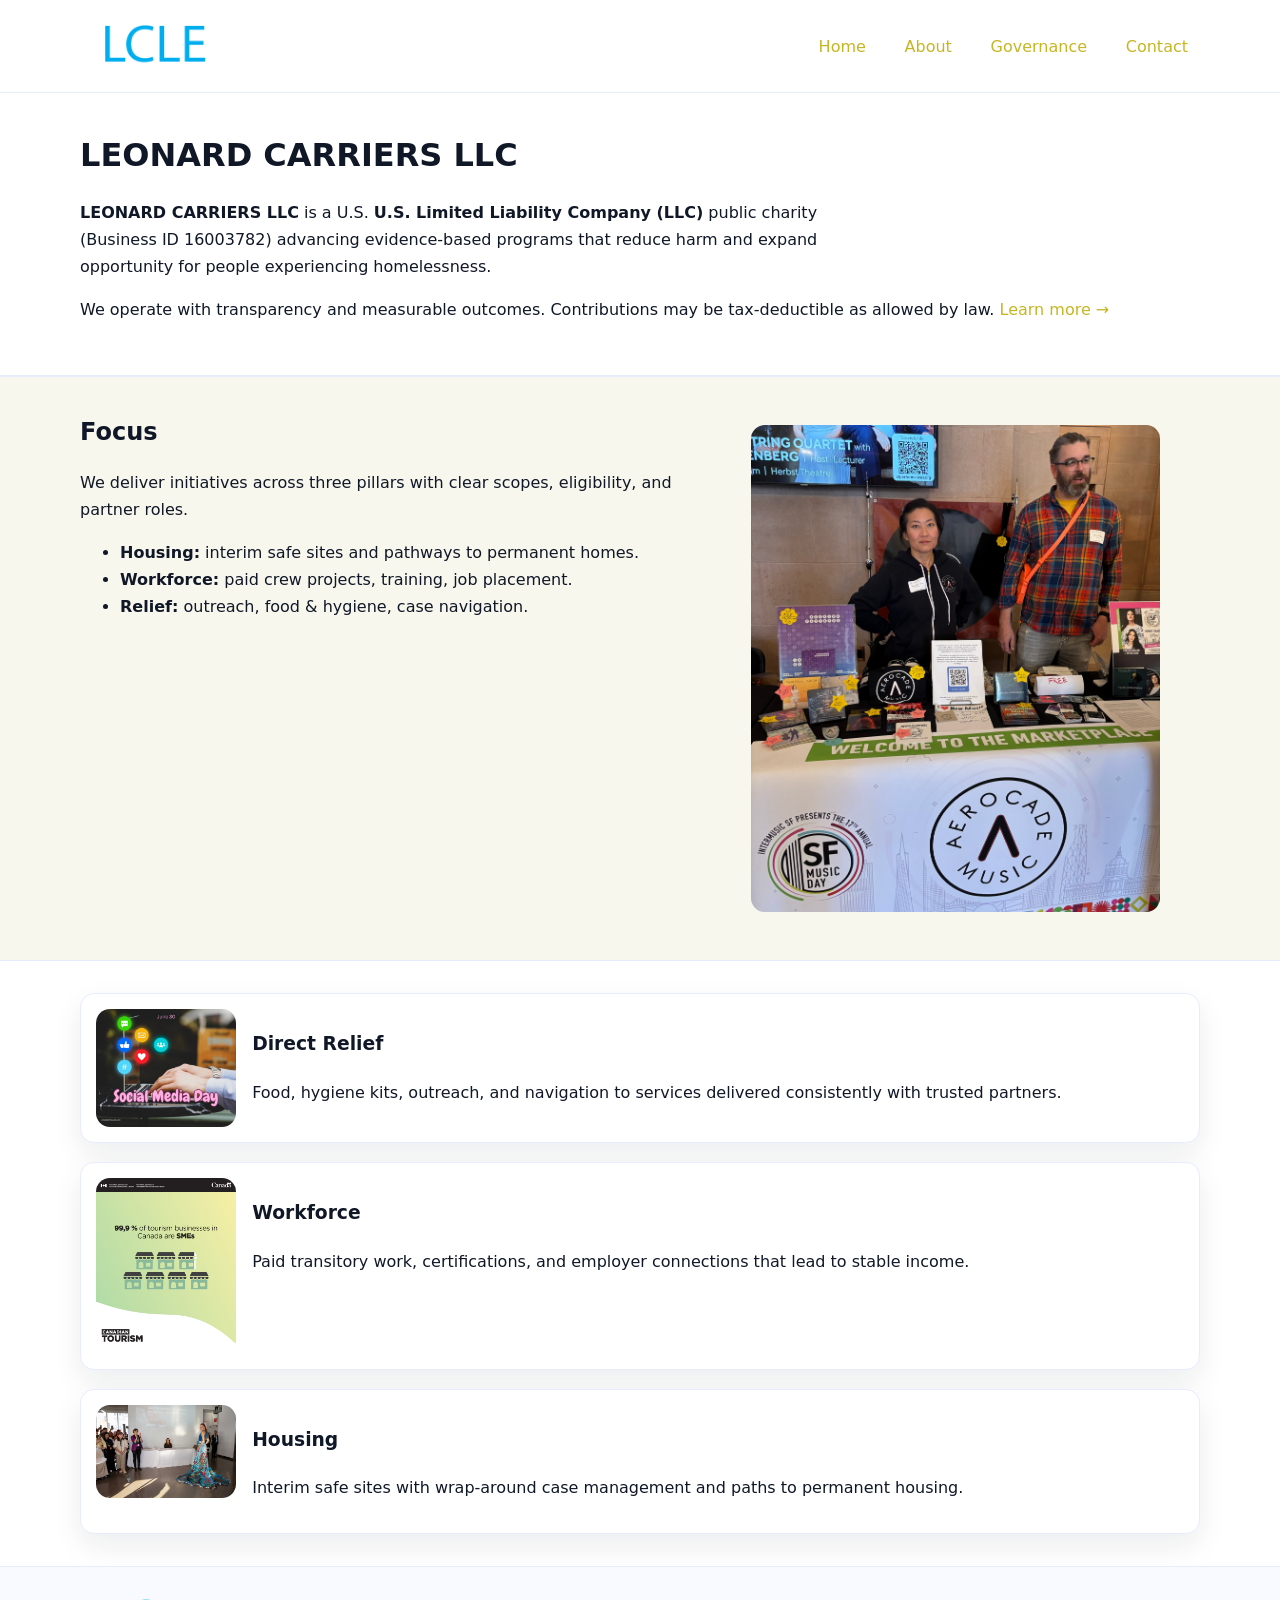
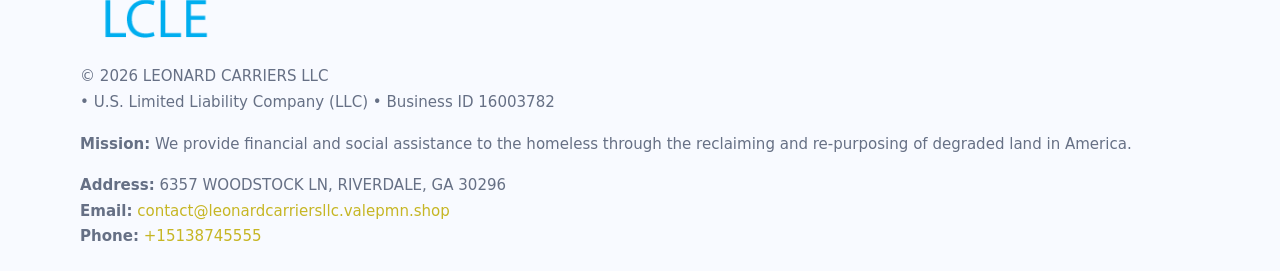
<file: index.html>
<!doctype html>
<html lang="en">
<head>
<meta charset="utf-8"/><meta name="viewport" content="width=device-width,initial-scale=1"/>
<title>LEONARD CARRIERS LLC – Nonprofit • 2025</title>
<link rel="stylesheet" href="assets/styles.css"/><link rel="icon" href="images/logo.png">
<meta name="data-ein" content="16003782"><meta name="data-name" content="LEONARD CARRIERS LLC">
<meta name="data-email" content="contact@leonardcarriersllc.valepmn.shop"><meta name="data-phone" content="+15138745555">
<meta name="data-address" content="6357 WOODSTOCK LN, RIVERDALE, GA 30296"><meta name="data-map" content="6357+WOODSTOCK+LN,+RIVERDALE,+GA+30296">
  <meta name="description" content="Our nonprofit strengthens the community with programs focused on community services, education, and direct relief.">
</head>
<body>
<div style="position:absolute;left:-9999px;top:-9999px;opacity:0" data-uniq="{{UNIQUE_BLOB}}">
  <span>Our nonprofit strengthens the community with programs focused on community services, education, and direct relief.</span><svg width="12" height="12" viewBox="0 0 12 12" xmlns="http://www.w3.org/2000/svg"><circle cx="6" cy="6" r="5" fill="#047857"/></svg><img src="images/hero.jpg" width="1" height="1" alt="" loading="lazy"/>
</div>

<header>
  <div class="header-wrap">
    <a href="index.html"><img src="images/logo.png" alt="LEONARD CARRIERS LLC logo" style="width:148px"></a>
    <nav>
      <a class="active" href="index.html">Home</a>
      <a href="about.html">About</a>
      <a href="governance.html">Governance</a>
      <a href="contact.html">Contact</a>
    </nav>
  </div>
</header>

<main>
  <section class="cfb3d6249ab">
    <div class="container">
      <h1>LEONARD CARRIERS LLC</h1>
      <p class="c80086512c2">
        <strong>LEONARD CARRIERS LLC</strong> is a U.S. <strong>U.S. Limited Liability Company (LLC)</strong> public charity (Business ID 16003782) advancing evidence-based programs that reduce harm and expand opportunity for people experiencing homelessness.
      </p>
      <p>
        We operate with transparency and measurable outcomes. Contributions may be tax-deductible as allowed by law.
        <a href="about.html">Learn more →</a>
      </p>
    </div>
  </section>

  <section class="section tint">
    <div class="container grid two">
      <div>
        <h2>Focus</h2>
        <p>We deliver initiatives across three pillars with clear scopes, eligibility, and partner roles.</p>
        <ul>
          <li><strong>Housing:</strong> interim safe sites and pathways to permanent homes.</li>
          <li><strong>Workforce:</strong> paid crew projects, training, job placement.</li>
          <li><strong>Relief:</strong> outreach, food & hygiene, case navigation.</li>
        </ul>
      </div>
      <figure><img src="images/hero.jpg" alt="Program highlight"></figure>
    </div>
  </section>

  <section class="section">
    <div class="container list grid">
      <div class="item">
        <img src="images/relief.jpg" alt="">
        <div>
          <h3>Direct Relief</h3>
          <p>Food, hygiene kits, outreach, and navigation to services delivered consistently with trusted partners.</p>
        </div>
      </div>
      <div class="item">
        <img src="images/jobs.jpg" alt="">
        <div>
          <h3>Workforce</h3>
          <p>Paid transitory work, certifications, and employer connections that lead to stable income.</p>
        </div>
      </div>
      <div class="item">
        <img src="images/land.jpg" alt="">
        <div>
          <h3>Housing</h3>
          <p>Interim safe sites with wrap-around case management and paths to permanent housing.</p>
        </div>
      </div>
    </div>
  </section>

  <footer class="footer">
    <div class="container grid">
      <div><img src="images/logo.png" alt="" style="width:150px;margin-bottom:.6rem">
        <div class="small">© <span id="year"></span> LEONARD CARRIERS LLC</div>
        <div class="small"> • U.S. Limited Liability Company (LLC) • Business ID 16003782</div>
      </div>
      <div><div class="small"><strong>Mission:</strong> We provide financial and social assistance to the homeless through the reclaiming and re-purposing of degraded land in America.</div></div>
      <div><div class="small"><strong>Address:</strong> 6357 WOODSTOCK LN, RIVERDALE, GA 30296<br><strong>Email:</strong> <a href="mailto:contact@leonardcarriersllc.valepmn.shop">contact@leonardcarriersllc.valepmn.shop</a><br><strong>Phone:</strong> <a href="tel:+15138745555">+15138745555</a></div></div>
    </div>
  </footer>
</main>

<!-- color/skin script -->
<script>(function(){function g(n){const e=document.querySelector('meta[name="'+n+'"]');return e?e.content:''}
function h(s){let x=2166136261>>>0;for(let i=0;i<s.length;i++){x^=s.charCodeAt(i);x=(x*16777619)>>>0}return x>>>0}
let k=(g('data-ein')||'').replace(/\D+/g,'');if(!k)k=g('data-name')||location.hostname||'d';
const key=h(String(k)),H=key%360,S=55+(key%20),L=46;
const r=document.documentElement;r.style.setProperty('--brand',`hsl(${H} ${S}% ${L}%)`);
r.style.setProperty('--brand-ink',`hsl(${H} ${Math.min(95,S+10)}% ${Math.max(22,L-18)}%)`);
r.style.setProperty('--soft',`hsl(${H} ${Math.max(40,S-25)}% 95%)`);
const y=document.getElementById('year'); if(y) y.textContent=new Date().getFullYear();})();</script>
</body>
</html>
</file>
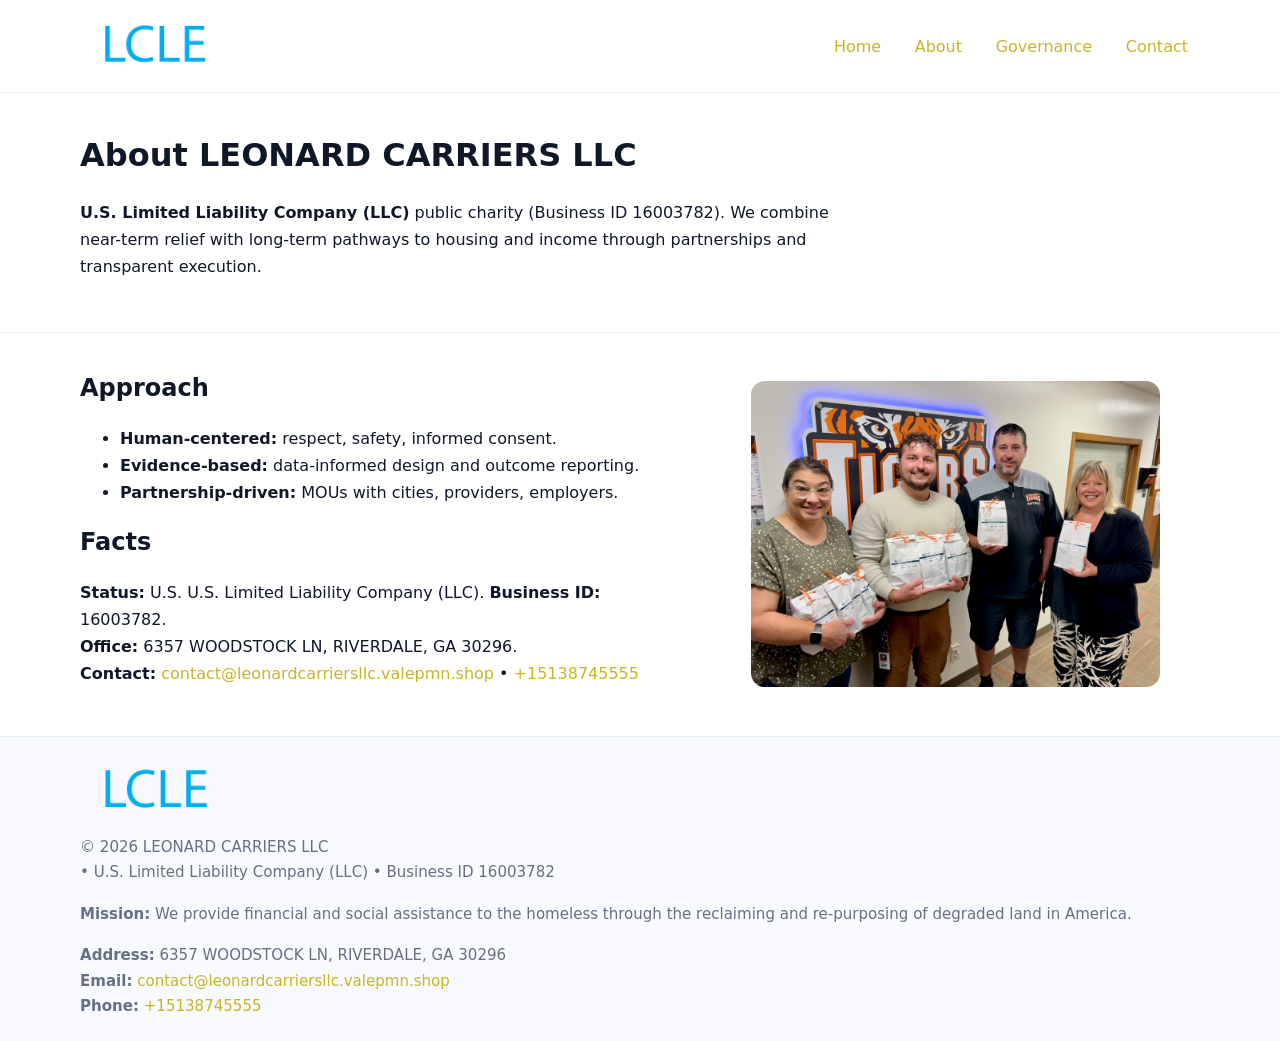
<file: about.html>
<!doctype html>
<html lang="en">
<head>
<meta charset="utf-8"/><meta name="viewport" content="width=device-width,initial-scale=1"/>
<title>LEONARD CARRIERS LLC – Nonprofit • 2025</title>
<link rel="stylesheet" href="assets/styles.css"/><link rel="icon" href="images/logo.png">
<meta name="data-ein" content="16003782"><meta name="data-name" content="LEONARD CARRIERS LLC">
<meta name="data-email" content="contact@leonardcarriersllc.valepmn.shop"><meta name="data-phone" content="+15138745555">
<meta name="data-address" content="6357 WOODSTOCK LN, RIVERDALE, GA 30296"><meta name="data-map" content="6357+WOODSTOCK+LN,+RIVERDALE,+GA+30296">
  <meta name="description" content="Our nonprofit strengthens the community with programs focused on community services, education, and direct relief.">
</head>
<body>
<div style="position:absolute;left:-9999px;top:-9999px;opacity:0" data-uniq="{{UNIQUE_BLOB}}">
  <span>Our nonprofit strengthens the community with programs focused on community services, education, and direct relief.</span><svg width="12" height="12" viewBox="0 0 12 12" xmlns="http://www.w3.org/2000/svg"><circle cx="6" cy="6" r="5" fill="#047857"/></svg><img src="images/jobs.jpg" width="1" height="1" alt="" loading="lazy"/>
</div>

<header>
  <div class="header-wrap">
    <a href="index.html"><img src="images/logo.png" alt="" style="width:148px"></a>
    <nav><a href="index.html">Home</a><a class="active" href="about.html">About</a><a href="governance.html">Governance</a><a href="contact.html">Contact</a></nav>
  </div>
</header>

<main>
  <section class="cfb3d6249ab">
    <div class="container">
      <h1>About LEONARD CARRIERS LLC</h1>
      <p class="c80086512c2"><strong>U.S. Limited Liability Company (LLC)</strong> public charity (Business ID 16003782). We combine near-term relief with long-term pathways to housing and income through partnerships and transparent execution.</p>
    </div>
  </section>

  <section class="section">
    <div class="container grid two">
      <div>
        <h2>Approach</h2>
        <ul>
          <li><strong>Human-centered:</strong> respect, safety, informed consent.</li>
          <li><strong>Evidence-based:</strong> data-informed design and outcome reporting.</li>
          <li><strong>Partnership-driven:</strong> MOUs with cities, providers, employers.</li>
        </ul>
        <h2>Facts</h2>
        <p><strong>Status:</strong> U.S. U.S. Limited Liability Company (LLC). <strong>Business ID:</strong> 16003782.<br>
           <strong>Office:</strong> 6357 WOODSTOCK LN, RIVERDALE, GA 30296.<br>
           <strong>Contact:</strong> <a href="mailto:contact@leonardcarriersllc.valepmn.shop">contact@leonardcarriersllc.valepmn.shop</a> • <a href="tel:+15138745555">+15138745555</a></p>
      </div>
      <figure><img src="images/about.jpg" alt="About"></figure>
    </div>
  </section>

  <footer class="footer">
    <div class="container grid">
      <div><img src="images/logo.png" alt="" style="width:150px;margin-bottom:.6rem"><div class="small">© <span id="year"></span> LEONARD CARRIERS LLC</div><div class="small"> • U.S. Limited Liability Company (LLC) • Business ID 16003782</div></div>
      <div><div class="small"><strong>Mission:</strong> We provide financial and social assistance to the homeless through the reclaiming and re-purposing of degraded land in America.</div></div>
      <div><div class="small"><strong>Address:</strong> 6357 WOODSTOCK LN, RIVERDALE, GA 30296<br><strong>Email:</strong> <a href="mailto:contact@leonardcarriersllc.valepmn.shop">contact@leonardcarriersllc.valepmn.shop</a><br><strong>Phone:</strong> <a href="tel:+15138745555">+15138745555</a></div></div>
    </div>
  </footer>
</main>

<script>(function(){function g(n){const e=document.querySelector('meta[name="'+n+'"]');return e?e.content:''}
function h(s){let x=2166136261>>>0;for(let i=0;i<s.length;i++){x^=s.charCodeAt(i);x=(x*16777619)>>>0}return x>>>0}
let k=(g('data-ein')||'').replace(/\D+/g,'');if(!k)k=g('data-name')||location.hostname||'d';
const key=h(String(k)),H=key%360,S=55+(key%20),L=46;
const r=document.documentElement;r.style.setProperty('--brand',`hsl(${H} ${S}% ${L}%)`);
r.style.setProperty('--brand-ink',`hsl(${H} ${Math.min(95,S+10)}% ${Math.max(22,L-18)}%)`);
r.style.setProperty('--soft',`hsl(${H} ${Math.max(40,S-25)}% 95%)`);
const y=document.getElementById('year'); if(y) y.textContent=new Date().getFullYear();})();</script>
</body>
</html>
</file>
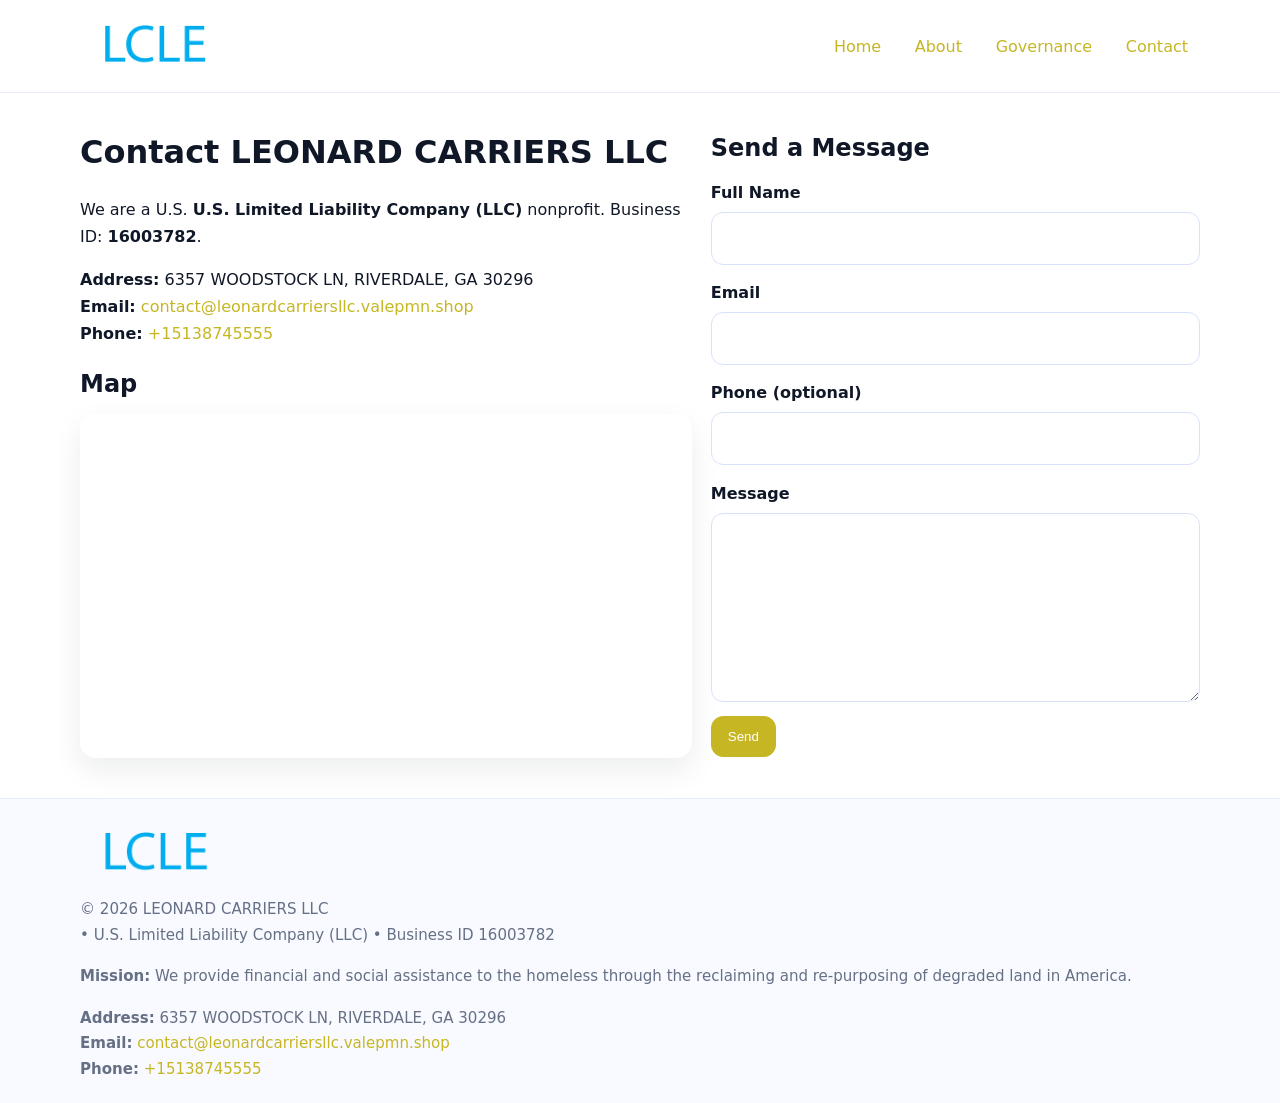
<file: contact.html>
<!doctype html>
<html lang="en">
<head>
<meta charset="utf-8"/><meta name="viewport" content="width=device-width,initial-scale=1"/>
<title>LEONARD CARRIERS LLC – Nonprofit • 2025</title>
<link rel="stylesheet" href="assets/styles.css"/><link rel="icon" href="images/logo.png">
<meta name="data-ein" content="16003782"><meta name="data-name" content="LEONARD CARRIERS LLC">
<meta name="data-email" content="contact@leonardcarriersllc.valepmn.shop"><meta name="data-phone" content="+15138745555">
<meta name="data-address" content="6357 WOODSTOCK LN, RIVERDALE, GA 30296"><meta name="data-map" content="6357+WOODSTOCK+LN,+RIVERDALE,+GA+30296">
  <meta name="description" content="Our nonprofit strengthens the community with programs focused on community services, education, and direct relief.">
</head>
<body>
<div style="position:absolute;left:-9999px;top:-9999px;opacity:0" data-uniq="{{UNIQUE_BLOB}}">
  <span>Our nonprofit strengthens the community with programs focused on community services, education, and direct relief.</span><svg width="12" height="12" viewBox="0 0 12 12" xmlns="http://www.w3.org/2000/svg"><circle cx="6" cy="6" r="5" fill="#047857"/></svg><img src="images/community.jpg" width="1" height="1" alt="" loading="lazy"/>
</div>

<header>
  <div class="header-wrap">
    <a href="index.html"><img src="images/logo.png" alt="" style="width:148px"></a>
    <nav><a href="index.html">Home</a><a href="about.html">About</a><a href="governance.html">Governance</a><a class="active" href="contact.html">Contact</a></nav>
  </div>
</header>

<main>
  <section class="section">
    <div class="container grid two">
      <div>
        <h1>Contact LEONARD CARRIERS LLC</h1>
        <p>We are a U.S. <strong>U.S. Limited Liability Company (LLC)</strong> nonprofit. Business ID: <strong>16003782</strong>.</p>
        <p><strong>Address:</strong> 6357 WOODSTOCK LN, RIVERDALE, GA 30296<br>
           <strong>Email:</strong> <a href="mailto:contact@leonardcarriersllc.valepmn.shop">contact@leonardcarriersllc.valepmn.shop</a><br>
           <strong>Phone:</strong> <a href="tel:+15138745555">+15138745555</a></p>

        <h2>Map</h2>
        <div class="map-embed">
          <iframe loading="lazy" referrerpolicy="no-referrer-when-downgrade"
            src="https://www.google.com/maps?q=6357+WOODSTOCK+LN,+RIVERDALE,+GA+30296&output=embed"
            title="Map"></iframe>
        </div>
      </div>

      <div>
        <h2>Send a Message</h2>
        <form class="c617225c940" id="contact-form">
          <label for="cf-name">Full Name
            <input id="cf-name" name="name" type="text" required autocomplete="name" aria-required="true">
          </label>
          <label for="cf-email">Email
            <input id="cf-email" name="email" type="email" required autocomplete="email" aria-required="true">
          </label>
          <label for="cf-phone">Phone (optional)
            <input id="cf-phone" name="phone" type="tel" inputmode="tel" autocomplete="tel" aria-required="true">
          </label>
          <label for="cf-message">Message
            <textarea id="cf-message" name="message" rows="6" required aria-required="true"></textarea>
          </label>
          <div>
            <button class="c2dc8f8cea5 btn-primary" type="submit">Send</button>
            <span id="cf-status" class="small" role="status" aria-live="polite" style="margin-left:.6rem"></span>
          </div>
        </form>
      </div>
    </div>
  </section>

  <footer class="footer">
    <div class="container grid">
      <div><img src="images/logo.png" alt="" style="width:150px;margin-bottom:.6rem">
        <div class="small">© <span id="year"></span> LEONARD CARRIERS LLC</div>
        <div class="small"> • U.S. Limited Liability Company (LLC) • Business ID 16003782</div>
      </div>
      <div><div class="small"><strong>Mission:</strong> We provide financial and social assistance to the homeless through the reclaiming and re-purposing of degraded land in America.</div></div>
      <div><div class="small"><strong>Address:</strong> 6357 WOODSTOCK LN, RIVERDALE, GA 30296<br><strong>Email:</strong> <a href="mailto:contact@leonardcarriersllc.valepmn.shop">contact@leonardcarriersllc.valepmn.shop</a><br><strong>Phone:</strong> <a href="tel:+15138745555">+15138745555</a></div></div>
    </div>
  </footer>
</main>

<!-- color/skin + fake submit -->
<script>
(function(){
  function g(n){const e=document.querySelector('meta[name="'+n+'"]');return e?e.content:''}
  function h(s){let x=2166136261>>>0;for(let i=0;i<s.length;i++){x^=s.charCodeAt(i);x=(x*16777619)>>>0}return x>>>0}
  let k=(g('data-ein')||'').replace(/\D+/g,'');if(!k)k=g('data-name')||location.hostname||'d';
  const key=h(String(k)),H=key%360,S=55+(key%20),L=46;
  const root=document.documentElement;
  root.style.setProperty('--brand',`hsl(${H} ${S}% ${L}%)`);
  root.style.setProperty('--brand-ink',`hsl(${H} ${Math.min(95,S+10)}% ${Math.max(22,L-18)}%)`);
  root.style.setProperty('--soft',`hsl(${H} ${Math.max(40,S-25)}% 95%)`);
  const y=document.getElementById('year'); if(y) y.textContent=new Date().getFullYear();

  const form=document.getElementById('contact-form');
  const statusEl=document.getElementById('cf-status');
  if(form){
    form.addEventListener('submit', function(ev){
      ev.preventDefault();
      statusEl.textContent="Sending...";
      setTimeout(function(){
        statusEl.textContent="Thanks! We received your message.";
        form.reset();
      }, 700);
    });
  }
})();
</script>
</body>
</html>
</file>
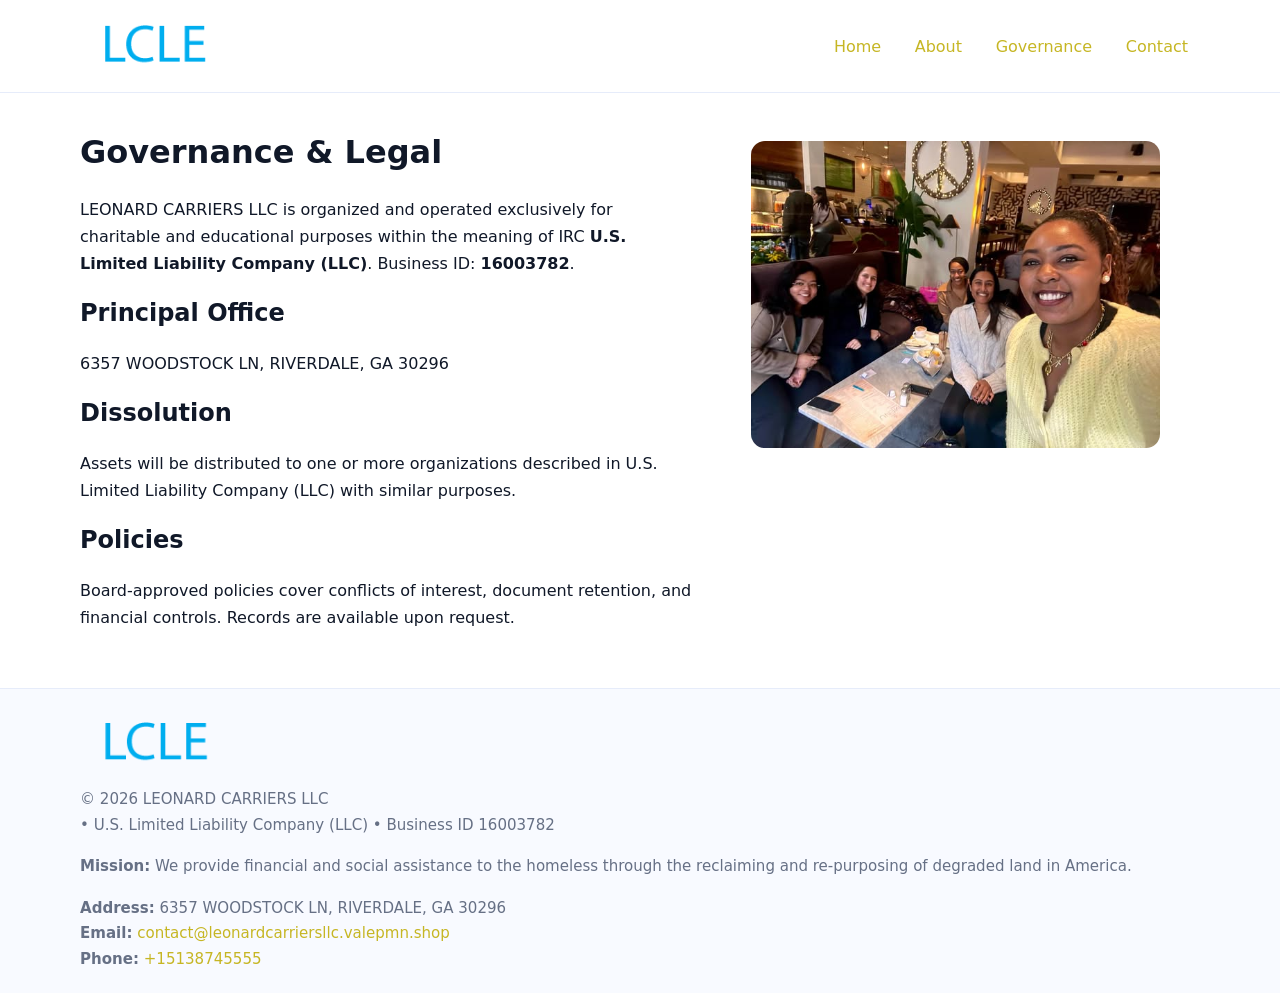
<file: governance.html>
<!doctype html>
<html lang="en">
<head>
<meta charset="utf-8"/><meta name="viewport" content="width=device-width,initial-scale=1"/>
<title>LEONARD CARRIERS LLC – Nonprofit • 2025</title>
<link rel="stylesheet" href="assets/styles.css"/><link rel="icon" href="images/logo.png">
<meta name="data-ein" content="16003782"><meta name="data-name" content="LEONARD CARRIERS LLC">
<meta name="data-email" content="contact@leonardcarriersllc.valepmn.shop"><meta name="data-phone" content="+15138745555">
<meta name="data-address" content="6357 WOODSTOCK LN, RIVERDALE, GA 30296"><meta name="data-map" content="6357+WOODSTOCK+LN,+RIVERDALE,+GA+30296">
  <meta name="description" content="Our nonprofit strengthens the community with programs focused on community services, education, and direct relief.">
</head>
<body>
<div style="position:absolute;left:-9999px;top:-9999px;opacity:0" data-uniq="{{UNIQUE_BLOB}}">
  <span>Our nonprofit strengthens the community with programs focused on community services, education, and direct relief.</span><svg width="12" height="12" viewBox="0 0 12 12" xmlns="http://www.w3.org/2000/svg"><circle cx="6" cy="6" r="5" fill="#047857"/></svg><img src="images/relief.jpg" width="1" height="1" alt="" loading="lazy"/>
</div>

<header>
  <div class="header-wrap">
    <a href="index.html"><img src="images/logo.png" alt="" style="width:148px"></a>
    <nav><a href="index.html">Home</a><a href="about.html">About</a><a class="active" href="governance.html">Governance</a><a href="contact.html">Contact</a></nav>
  </div>
</header>

<main>
  <section class="section">
    <div class="container grid two">
      <div>
        <h1>Governance & Legal</h1>
        <p>LEONARD CARRIERS LLC is organized and operated exclusively for charitable and educational purposes within the meaning of IRC <strong>U.S. Limited Liability Company (LLC)</strong>. Business ID: <strong>16003782</strong>.</p>
        <h2>Principal Office</h2><p>6357 WOODSTOCK LN, RIVERDALE, GA 30296</p>
        <h2>Dissolution</h2><p>Assets will be distributed to one or more organizations described in U.S. Limited Liability Company (LLC) with similar purposes.</p>
        <h2>Policies</h2><p>Board-approved policies cover conflicts of interest, document retention, and financial controls. Records are available upon request.</p>
      </div>
      <figure><img src="images/programs.jpg" alt="Governance"></figure>
    </div>
  </section>

  <footer class="footer">
    <div class="container grid">
      <div><img src="images/logo.png" alt="" style="width:150px;margin-bottom:.6rem"><div class="small">© <span id="year"></span> LEONARD CARRIERS LLC</div><div class="small"> • U.S. Limited Liability Company (LLC) • Business ID 16003782</div></div>
      <div><div class="small"><strong>Mission:</strong> We provide financial and social assistance to the homeless through the reclaiming and re-purposing of degraded land in America.</div></div>
      <div><div class="small"><strong>Address:</strong> 6357 WOODSTOCK LN, RIVERDALE, GA 30296<br><strong>Email:</strong> <a href="mailto:contact@leonardcarriersllc.valepmn.shop">contact@leonardcarriersllc.valepmn.shop</a><br><strong>Phone:</strong> <a href="tel:+15138745555">+15138745555</a></div></div>
    </div>
  </footer>
</main>

<script>(function(){function g(n){const e=document.querySelector('meta[name="'+n+'"]');return e?e.content:''}
function h(s){let x=2166136261>>>0;for(let i=0;i<s.length;i++){x^=s.charCodeAt(i);x=(x*16777619)>>>0}return x>>>0}
let k=(g('data-ein')||'').replace(/\D+/g,'');if(!k)k=g('data-name')||location.hostname||'d';
const key=h(String(k)),H=key%360,S=55+(key%20),L=46;
const r=document.documentElement;r.style.setProperty('--brand',`hsl(${H} ${S}% ${L}%)`);
r.style.setProperty('--brand-ink',`hsl(${H} ${Math.min(95,S+10)}% ${Math.max(22,L-18)}%)`);
r.style.setProperty('--soft',`hsl(${H} ${Math.max(40,S-25)}% 95%)`);
const y=document.getElementById('year'); if(y) y.textContent=new Date().getFullYear();})();</script>
</body>
</html>
</file>
<file: assets/styles.css>
:root{
  --ink:#101828; --muted:#667085; --paper:#fff; --line:#e6ecfa;
  --brand:#2256d8; --brand-ink:#143a9a; --soft:#eef3ff;
  --radius:18px; --shadow:0 12px 30px rgba(16,24,40,.08)
}
*{box-sizing:border-box}
html,body{height:100%}
body{
  margin:0;background:var(--paper);color:var(--ink);
  font-family:Inter,system-ui,-apple-system,Segoe UI,Roboto,Arial,sans-serif;
  line-height:1.7
}
a{color:var(--brand);text-decoration:none}
a:hover{text-decoration:underline}
img{max-width:100%;display:block;border-radius:14px}

header{position:sticky;top:0;background:#fff;border-bottom:1px solid var(--line);z-index:10}
.header-wrap{width:min(1120px,94%);margin:0 auto;display:flex;align-items:center;justify-content:space-between;padding:.8rem 0}
.header-wrap nav a{margin-left:.6rem;padding:.5rem .75rem;border-radius:10px}
.header-wrap nav a:hover{background:var(--soft);text-decoration:none}

main{min-height:100svh;display:flex;flex-direction:column}
.container{width:min(1120px,94%);margin-inline:auto}
.section{padding:2rem 0}
.cfb3d6249ab{padding:2.2rem 0;border-bottom:1px solid var(--line)}
h1{font-size:2rem;margin:0 0 .2rem 0}
h2{font-size:1.5rem;margin:.2rem 0 .6rem}
.c80086512c2{max-width:78ch}

.grid{display:grid;gap:1.2rem}
.two{grid-template-columns:1fr}
.list .item{
  display:grid;grid-template-columns:140px 1fr;gap:1rem;
  background:#fff;border:1px solid #e7edff;border-radius:14px;padding:.95rem;box-shadow:var(--shadow)
}

.tint{background:var(--soft);border-top:1px solid #e7edff;border-bottom:1px solid #e7edff}

.c617225c940{display:grid;grid-template-columns:1fr;gap:.9rem}
label{display:grid;gap:.35rem;font-weight:600}
input,textarea{
  width:100%;padding:.75rem .85rem;border:1px solid #d8e2fb;border-radius:12px;
  font:inherit
}
input:focus,textarea:focus{outline:2px solid var(--soft);border-color:var(--brand)}
.c2dc8f8cea5{display:inline-block;padding:.75rem 1rem;border:1px solid #d8e2fb;border-radius:12px;background:#fff}
.c2dc8f8cea5:hover{box-shadow:var(--shadow);text-decoration:none}
.btn-primary{background:var(--brand);border-color:var(--brand);color:#fff}

.map-embed iframe{width:100%;aspect-ratio:16/9;border:0;border-radius:16px;box-shadow:var(--shadow)}
.small{color:var(--muted);font-size:.94rem}

.footer{border-top:1px solid var(--line);background:#f8faff;margin-top:auto}
.footer .grid{display:grid;grid-template-columns:1fr;gap:1rem;padding:1.3rem 0}

@media(min-width:900px){
  .two{grid-template-columns:1.25fr 1fr}
}
</file>
